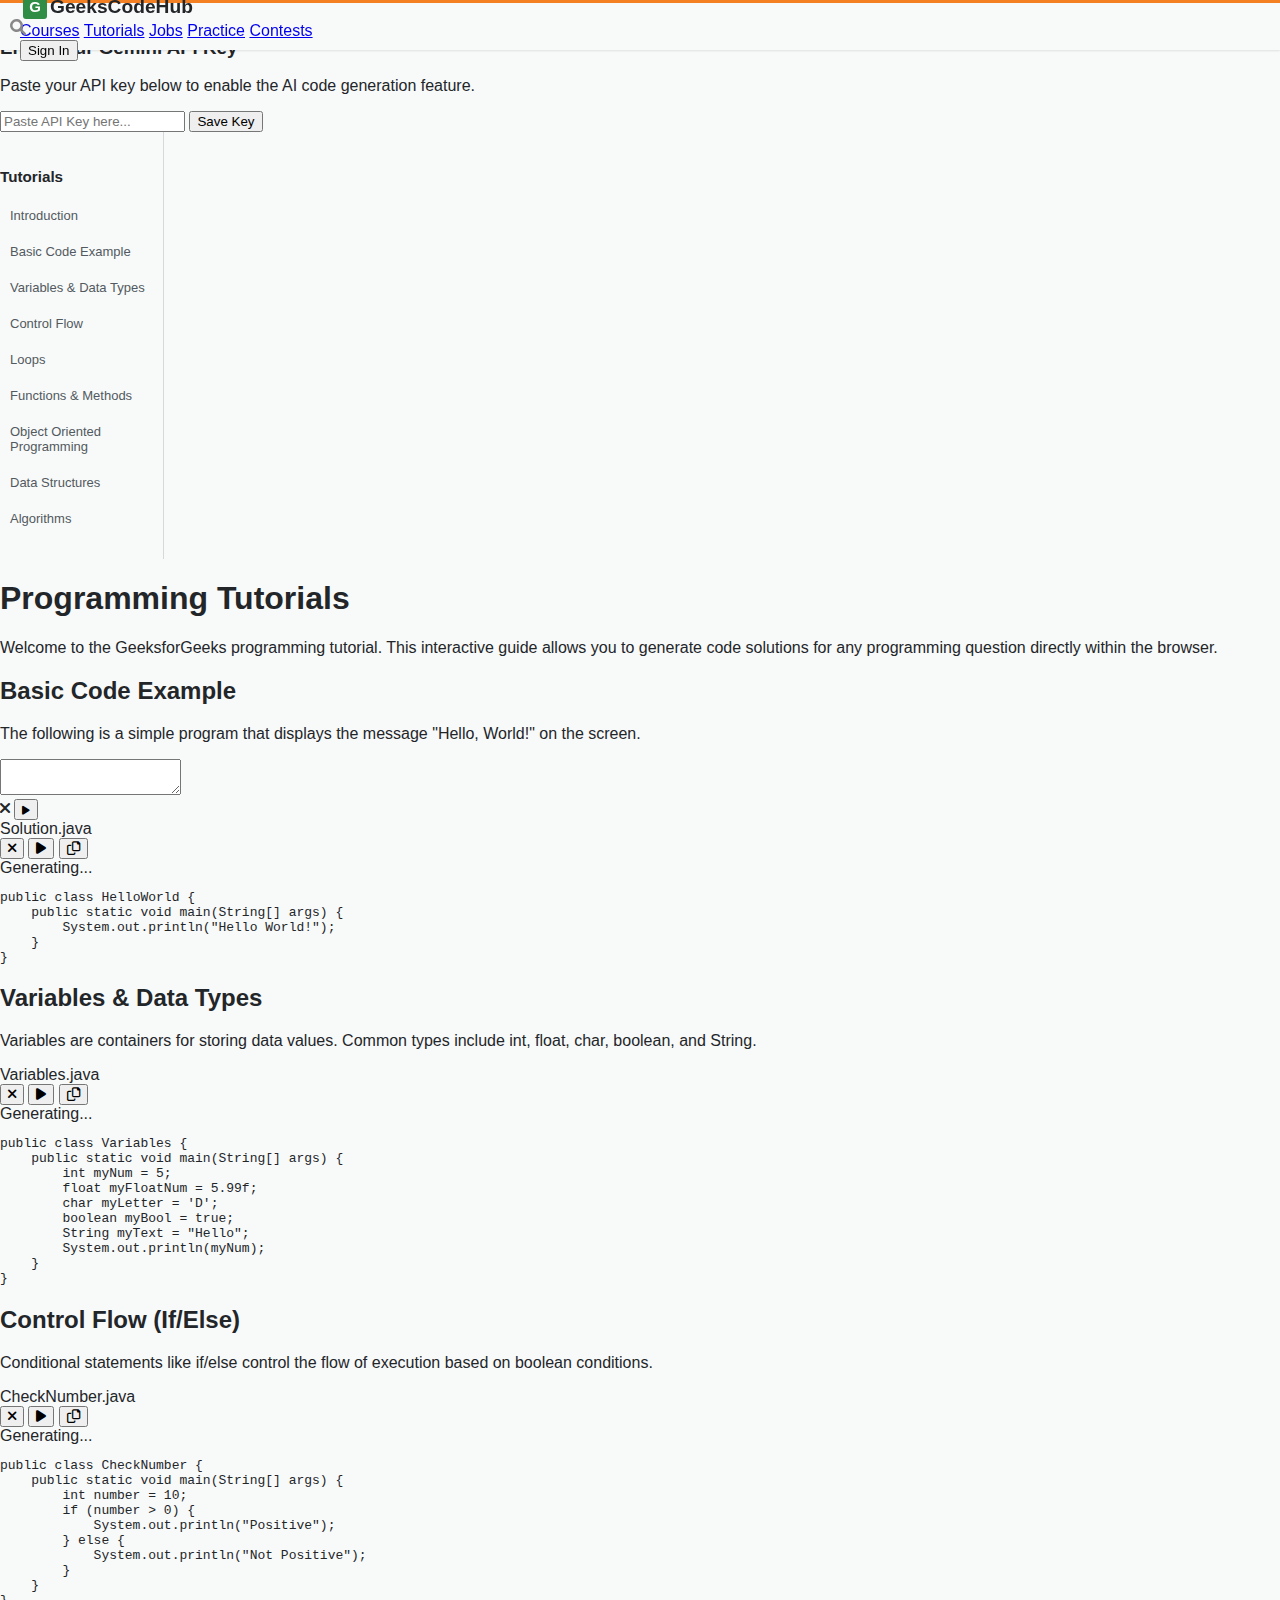
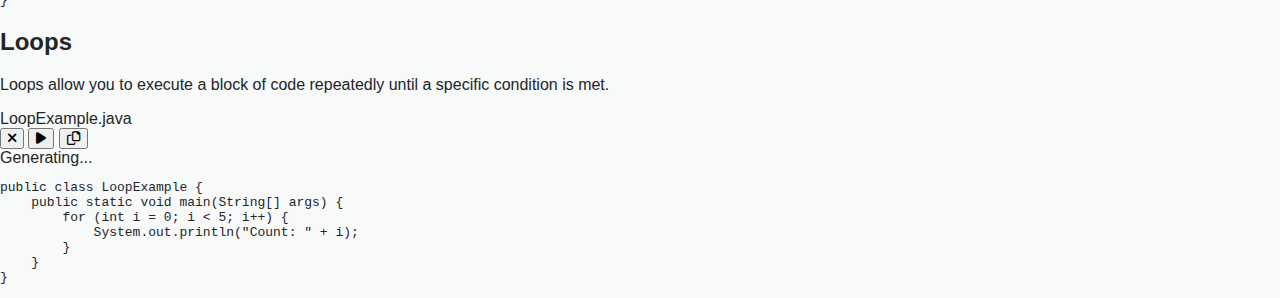
<file: index.html>
<!DOCTYPE html>
<html lang="en">
<head>
    <meta charset="UTF-8">
    <meta name="viewport" content="width=device-width, initial-scale=1.0">
    <title>GeeksforGeeks</title>
    <link rel="stylesheet" href="styles.css">
    <link rel="stylesheet" href="https://cdnjs.cloudflare.com/ajax/libs/font-awesome/6.0.0/css/all.min.css">
    <link rel="icon" href="data:image/svg+xml,<svg xmlns='http://www.w3.org/2000/svg' viewBox='0 0 100 100'><text y='.9em' font-size='90' fill='%232f8d46'>G</text></svg>">
</head>
<body>

    <header class="gfg-header">
        <div class="header-container">
            <div class="logo">
                <svg class="gfg-icon" xmlns="http://www.w3.org/2000/svg" viewBox="0 0 100 100" width="30" height="30">
                    <rect x="10" y="10" width="80" height="80" rx="10" fill="#2f8d46"/>
                    <text x="50" y="65" font-family="Arial, sans-serif" font-weight="bold" font-size="50" text-anchor="middle" fill="white">G</text>
                </svg>
                <span>GeeksCodeHub</span>
            </div>
            <nav>
                <a href="#">Courses</a>
                <a href="#">Tutorials</a>
                <a href="#">Jobs</a>
                <a href="#">Practice</a>
                <a href="#">Contests</a>
            </nav>
            <div class="header-right">
                <i class="fas fa-search search-icon"></i>
                <button id="sign-in-btn" class="sign-in-btn">Sign In</button>
            </div>
        </div>
    </header>

    <div id="api-key-modal" class="modal hidden">
        <div class="modal-content">
            <span id="close-modal" class="close-btn">&times;</span>
            <h3>Enter your Gemini API Key</h3>
            <p>Paste your API key below to enable the AI code generation feature.</p>
            <input type="password" id="api-key-input" placeholder="Paste API Key here...">
            <button id="save-api-key-btn" class="gfg-btn">Save Key</button>
        </div>
    </div>

    <div class="main-container">
        <aside class="sidebar">
            <h3>Tutorials</h3>
            <ul>
                <li><a href="#intro">Introduction</a></li>
                <li><a href="#basic-example">Basic Code Example</a></li>
                <li><a href="#variables">Variables & Data Types</a></li>
                <li><a href="#control-flow">Control Flow</a></li>
                <li><a href="#loops">Loops</a></li>
                <li><a href="#functions">Functions & Methods</a></li>
                <li><a href="#oop">Object Oriented Programming</a></li>
                <li><a href="#dsa">Data Structures</a></li>
                <li><a href="#algorithms">Algorithms</a></li>
            </ul>
        </aside>

        <main class="content-area">
            <section id="intro">
                <h1>Programming Tutorials</h1>
                <p>Welcome to the GeeksforGeeks programming tutorial. This interactive guide allows you to generate code solutions for any programming question directly within the browser.</p>
            </section>

            <section id="basic-example" class="interactive-section">
                <h2 class="section-title clickable trigger-input" title="Click to toggle input">
                    Basic Code Example
                </h2>
                <p>The following is a simple program that displays the message "Hello, World!" on the screen.</p>

                <div class="input-container hidden">
                    <textarea class="user-prompt"></textarea>
                    <div class="input-actions">
                        <span class="image-indicator hidden">
                            <span class="img-count"></span>
                            <i class="fas fa-times remove-img" title="Remove image"></i>
                        </span>
                        
                        <button class="gfg-btn submit-btn" title="Run Code">
                            <i class="fas fa-play" style="font-size: 10px;"></i>
                        </button>
                    </div>
                </div>

                <div class="code-window">
                    <div class="code-header">
                        <span class="file-name">Solution.java</span>
                        <div class="window-controls">
                            <button class="control-btn" title="Close"><i class="fas fa-times"></i></button>
                            <button class="control-btn" title="Run"><i class="fas fa-play"></i></button>
                            <button class="control-btn copy-btn" title="Copy Code"><i class="far fa-copy"></i></button>
                        </div>
                    </div>
                    <div class="code-body">
                        <div class="loader hidden"><div class="spinner"></div> Generating...</div>
                        <pre><code class="code-display java language-java">public class <span class="hl-class">HelloWorld</span> {
    public static void <span class="hl-method">main</span>(String[] args) {
        System.out.println(<span class="hl-string">"Hello World!"</span>);
    }
}</code></pre>
                    </div>
                </div>
            </section>

            <section id="variables">
                <h2 class="section-title">
                    Variables & Data Types
                </h2>
                <p>Variables are containers for storing data values. Common types include int, float, char, boolean, and String.</p>

                <div class="code-window">
                    <div class="code-header">
                        <span class="file-name">Variables.java</span>
                        <div class="window-controls">
                            <button class="control-btn"><i class="fas fa-times"></i></button>
                            <button class="control-btn"><i class="fas fa-play"></i></button>
                            <button class="control-btn copy-btn"><i class="far fa-copy"></i></button>
                        </div>
                    </div>
                    <div class="code-body">
                        <div class="loader hidden"><div class="spinner"></div> Generating...</div>
                        <pre><code class="code-display java language-java">public class <span class="hl-class">Variables</span> {
    public static void <span class="hl-method">main</span>(String[] args) {
        int myNum = <span class="hl-string">5</span>;
        float myFloatNum = <span class="hl-string">5.99f</span>;
        char myLetter = <span class="hl-string">'D'</span>;
        boolean myBool = <span class="hl-keyword">true</span>;
        String myText = <span class="hl-string">"Hello"</span>;
        System.out.println(myNum);
    }
}</code></pre>
                    </div>
                </div>
            </section>

            <section id="control-flow">
                <h2 class="section-title">
                    Control Flow (If/Else)
                </h2>
                <p>Conditional statements like if/else control the flow of execution based on boolean conditions.</p>

                <div class="code-window">
                    <div class="code-header">
                        <span class="file-name">CheckNumber.java</span>
                        <div class="window-controls">
                            <button class="control-btn"><i class="fas fa-times"></i></button>
                            <button class="control-btn"><i class="fas fa-play"></i></button>
                            <button class="control-btn copy-btn"><i class="far fa-copy"></i></button>
                        </div>
                    </div>
                    <div class="code-body">
                        <div class="loader hidden"><div class="spinner"></div> Generating...</div>
                        <pre><code class="code-display java language-java">public class <span class="hl-class">CheckNumber</span> {
    public static void <span class="hl-method">main</span>(String[] args) {
        int number = <span class="hl-string">10</span>;
        if (number > <span class="hl-string">0</span>) {
            System.out.println(<span class="hl-string">"Positive"</span>);
        } else {
            System.out.println(<span class="hl-string">"Not Positive"</span>);
        }
    }
}</code></pre>
                    </div>
                </div>
            </section>

             <section id="loops">
                <h2 class="section-title">
                    Loops
                </h2>
                <p>Loops allow you to execute a block of code repeatedly until a specific condition is met.</p>

                <div class="code-window">
                    <div class="code-header">
                        <span class="file-name">LoopExample.java</span>
                        <div class="window-controls">
                            <button class="control-btn"><i class="fas fa-times"></i></button>
                            <button class="control-btn"><i class="fas fa-play"></i></button>
                            <button class="control-btn copy-btn"><i class="far fa-copy"></i></button>
                        </div>
                    </div>
                    <div class="code-body">
                        <div class="loader hidden"><div class="spinner"></div> Generating...</div>
                        <pre><code class="code-display java language-java">public class <span class="hl-class">LoopExample</span> {
    public static void <span class="hl-method">main</span>(String[] args) {
        for (int i = <span class="hl-string">0</span>; i < <span class="hl-string">5</span>; i++) {
            System.out.println(<span class="hl-string">"Count: "</span> + i);
        }
    }
}</code></pre>
                    </div>
                </div>
            </section>

        </main>
    </div>

    <script src="script.js"></script>
</body>
</html>
</file>
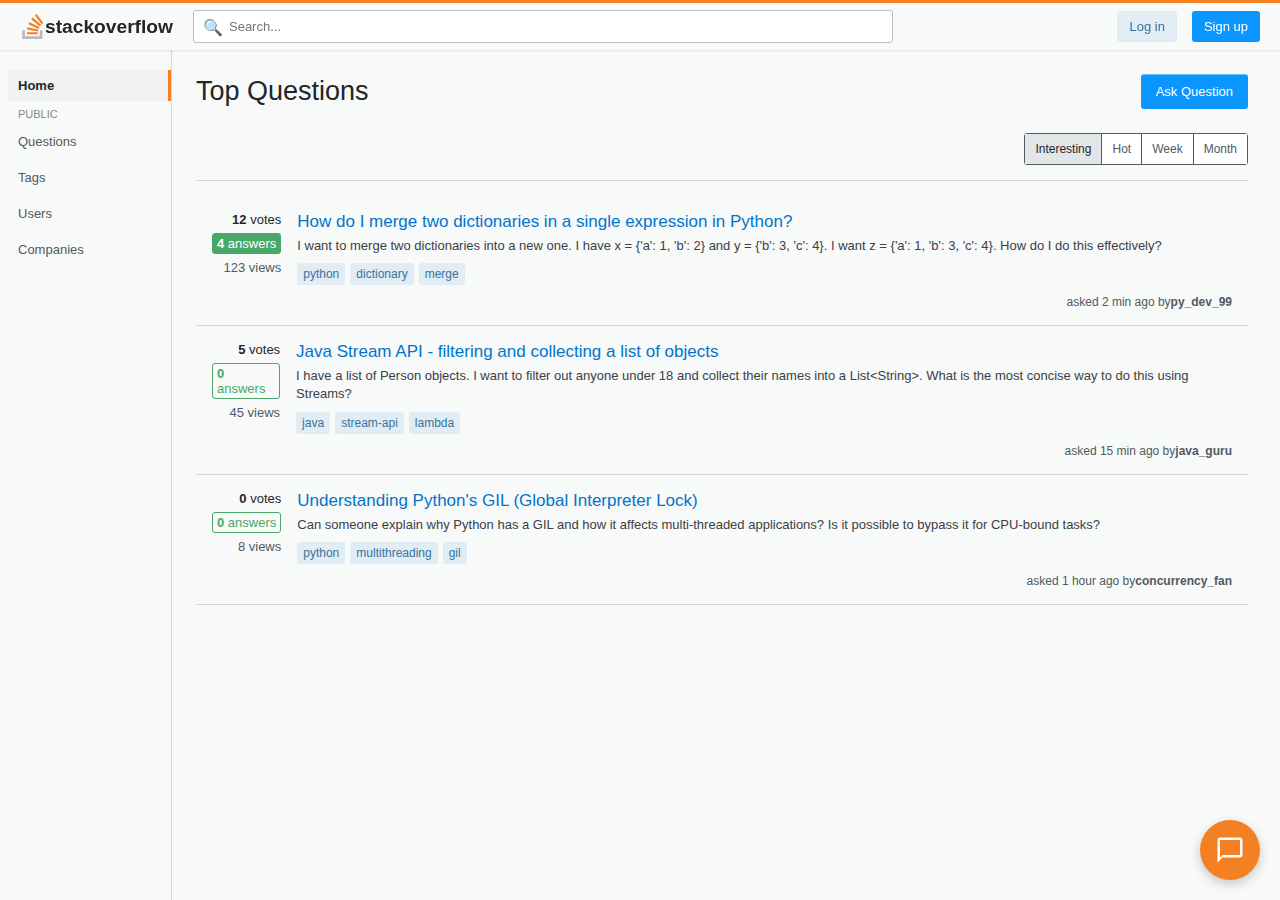
<file: index2.html>
<!DOCTYPE html>
<html lang="en">
<head>
    <meta charset="UTF-8">
    <meta name="viewport" content="width=device-width, initial-scale=1.0">
    <title>Stack Overflow - Where Developers Learn, Share, & Build</title>
    <style>
        /* --- RESET & BASIC VARS --- */
        :root {
            --orange: #f48024;
            --black: #232629;
            --black-700: #525960;
            --blue: #0a95ff;
            --blue-dark: #0074cc;
            --bg-body: #f8f9f9;
            --white: #ffffff;
            --border: #d6d9dc;
            --shadow: 0 1px 2px rgba(0,0,0,0.05), 0 1px 4px rgba(0,0,0,0.05), 0 2px 8px rgba(0,0,0,0.05);
        }

        * { box-sizing: border-box; }
        body {
            font-family: -apple-system, BlinkMacSystemFont, "Segoe UI", Roboto, Oxygen, Ubuntu, Cantarell, "Fira Sans", "Droid Sans", "Helvetica Neue", sans-serif;
            background-color: var(--bg-body);
            color: var(--black);
            margin: 0;
            display: flex;
            flex-direction: column;
            min-height: 100vh;
        }

        /* --- HEADER --- */
        header {
            background-color: var(--bg-body);
            border-top: 3px solid var(--orange);
            box-shadow: 0 1px 2px rgba(0,0,0,0.1);
            position: fixed;
            width: 100%;
            top: 0;
            z-index: 100;
            height: 50px;
            display: flex;
            align-items: center;
            padding: 0 20px;
        }

        .logo {
            font-size: 1.2rem;
            font-weight: bold;
            margin-right: 20px;
            display: flex;
            align-items: center;
            cursor: pointer;
        }
        .logo span:first-child { margin-right: 5px; } 
        /* Stack Icon Mock */
        .icon-stack { width: 25px; height: 25px; background: url('data:image/svg+xml;utf8,<svg xmlns="http://www.w3.org/2000/svg" viewBox="0 0 32 37"><path d="M26 33v-9h4v13H0V24h4v9h22Z" fill="%23BCBBBB"/><path d="M21.5 0l-2.7 2 9.9 13.3 2.7-2L21.5 0ZM26 18.4L13.3 7.8l2.1-2.5 12.7 10.6-2.1 2.5ZM9.1 15.2l15 7 1.4-3-15-7-1.4 3Zm14 10.79l.68-2.95-16.1-3.35L7 23l16.1 2.99ZM23 30H7v-3h16v3Z" fill="%23F48024"/></svg>') no-repeat center; background-size: contain; }

        .search-bar {
            flex-grow: 1;
            max-width: 700px;
            position: relative;
        }
        .search-bar input {
            width: 100%;
            padding: 8px 10px 8px 35px;
            border: 1px solid #babfc4;
            border-radius: 3px;
            font-size: 13px;
        }
        .search-icon {
            position: absolute;
            left: 10px;
            top: 50%;
            transform: translateY(-50%);
            color: #888;
        }

        .nav-links {
            margin-left: auto;
            display: flex;
            gap: 15px;
            font-size: 13px;
            color: var(--black-700);
        }
        .nav-btn {
            padding: 8px 12px;
            border-radius: 3px;
            cursor: pointer;
        }
        .nav-btn.primary { background-color: #e1ecf4; color: #39739d; }
        .nav-btn.blue { background-color: var(--blue); color: var(--white); }

        /* --- LAYOUT --- */
        .container {
            display: flex;
            max-width: 1264px;
            width: 100%;
            margin: 50px auto 0;
            flex: 1;
        }

        /* --- SIDEBAR --- */
        .sidebar {
            width: 164px;
            flex-shrink: 0;
            padding: 20px 0;
            border-right: 1px solid var(--border);
            font-size: 13px;
        }
        .sidebar ul { list-style: none; padding: 0; margin: 0; }
        .sidebar li { margin-bottom: 5px; }
        .sidebar a {
            text-decoration: none;
            color: var(--black-700);
            display: block;
            padding: 8px 10px;
        }
        .sidebar a.active {
            font-weight: bold;
            color: var(--black);
            background-color: #f1f2f3;
            border-right: 3px solid var(--orange);
        }

        /* --- CONTENT --- */
        .content {
            flex-grow: 1;
            padding: 24px;
        }
        .content-header {
            display: flex;
            justify-content: space-between;
            align-items: center;
            margin-bottom: 24px;
        }
        .content-header h1 { font-size: 27px; margin: 0; font-weight: 400; }
        .ask-btn {
            background-color: var(--blue);
            color: white;
            border: none;
            padding: 10px 15px;
            border-radius: 3px;
            font-size: 13px;
            cursor: pointer;
            box-shadow: inset 0 1px 0 0 rgba(255,255,255,0.4);
        }

        .filter-bar {
            display: flex;
            justify-content: flex-end;
            margin-bottom: 15px;
            border-bottom: 1px solid var(--border);
            padding-bottom: 15px;
        }
        .btn-group { border: 1px solid var(--black-700); border-radius: 3px; display: flex; }
        .btn-group button {
            background: white;
            border: none;
            border-right: 1px solid var(--black-700);
            padding: 8px 10px;
            font-size: 12px;
            cursor: pointer;
            color: var(--black-700);
        }
        .btn-group button:last-child { border-right: none; }
        .btn-group button.active { background-color: #e3e6e8; color: var(--black); }

        /* --- QUESTIONS LIST --- */
        .question-item {
            display: flex;
            padding: 16px;
            border-bottom: 1px solid var(--border);
        }
        .stats {
            display: flex;
            flex-direction: column;
            align-items: flex-end;
            margin-right: 16px;
            font-size: 13px;
            gap: 6px;
            min-width: 60px;
            color: var(--black-700);
        }
        .stats .votes { color: var(--black); }
        .stats .answers { border: 1px solid #48a868; color: #48a868; padding: 2px 4px; border-radius: 3px; }
        .stats .answers.has-answers { background-color: #48a868; color: white; }

        .q-summary { flex-grow: 1; }
        .q-title {
            color: var(--blue-dark);
            font-size: 17px;
            margin: 0 0 5px 0;
            text-decoration: none;
            cursor: pointer;
        }
        .q-excerpt {
            font-size: 13px;
            color: #3b4045;
            margin: 0 0 8px 0;
            line-height: 1.4;
            display: -webkit-box;
            -webkit-line-clamp: 2;
            -webkit-box-orient: vertical;
            overflow: hidden;
        }
        .tags { display: flex; gap: 5px; margin-bottom: 10px; }
        .tag {
            background-color: #e1ecf4;
            color: #39739d;
            font-size: 12px;
            padding: 4px 6px;
            border-radius: 3px;
            text-decoration: none;
        }
        .user-card {
            display: flex;
            justify-content: flex-end;
            font-size: 12px;
            color: var(--black-700);
        }

        /* --- CHATBOT WIDGET --- */
        .chat-toggle {
            position: fixed;
            bottom: 20px;
            right: 20px;
            width: 60px;
            height: 60px;
            background-color: var(--orange);
            border-radius: 50%;
            box-shadow: 0 4px 12px rgba(0,0,0,0.2);
            display: flex;
            justify-content: center;
            align-items: center;
            cursor: pointer;
            z-index: 1000;
            transition: transform 0.2s;
        }
        .chat-toggle:hover { transform: scale(1.05); }
        .chat-toggle svg { width: 30px; height: 30px; fill: white; }

        .chat-window {
            position: fixed;
            bottom: 90px;
            right: 20px;
            width: 350px;
            height: 500px;
            background-color: white;
            border: 1px solid var(--border);
            border-radius: 8px;
            box-shadow: 0 5px 20px rgba(0,0,0,0.15);
            display: flex;
            flex-direction: column;
            z-index: 999;
            transform-origin: bottom right;
            transform: scale(0);
            transition: transform 0.3s ease;
            overflow: hidden;
            font-family: -apple-system, BlinkMacSystemFont, "Segoe UI", Roboto, sans-serif;
        }
        .chat-window.open { transform: scale(1); }

        .chat-header {
            background-color: var(--orange);
            color: white;
            padding: 15px;
            font-weight: bold;
            display: flex;
            justify-content: space-between;
            align-items: center;
        }
        .chat-close { cursor: pointer; font-size: 1.2rem; }

        .chat-messages {
            flex-grow: 1;
            padding: 15px;
            overflow-y: auto;
            background-color: #f1f2f3;
            display: flex;
            flex-direction: column;
            gap: 10px;
        }

        .message {
            max-width: 85%;
            padding: 10px;
            border-radius: 8px;
            font-size: 14px;
            line-height: 1.4;
            word-wrap: break-word;
        }
        .message.bot {
            background-color: white;
            align-self: flex-start;
            border: 1px solid #e0e0e0;
        }
        .message.user {
            background-color: #dbeafe; /* Light blue */
            align-self: flex-end;
            color: #1e40af;
        }
        .message strong { font-weight: bold; }
        .message code {
            background-color: #f6f6f6;
            padding: 2px 4px;
            border-radius: 3px;
            font-family: monospace;
            font-size: 90%;
        }
        .message pre {
            background-color: #f6f6f6;
            padding: 10px;
            border-radius: 5px;
            overflow-x: auto;
            margin: 5px 0;
        }

        .chat-input-area {
            padding: 10px;
            border-top: 1px solid var(--border);
            display: flex;
            gap: 5px;
            background: white;
        }
        .chat-input-area input {
            flex-grow: 1;
            padding: 10px;
            border: 1px solid var(--border);
            border-radius: 4px;
            outline: none;
        }
        .chat-input-area input:focus { border-color: var(--blue); }
        .chat-send {
            background-color: var(--blue);
            color: white;
            border: none;
            padding: 0 15px;
            border-radius: 4px;
            cursor: pointer;
            font-weight: bold;
        }
        .chat-send:disabled { background-color: #ccc; cursor: not-allowed; }

        /* Loading Dots */
        .typing-indicator { font-style: italic; color: #888; font-size: 12px; margin-left: 5px; display: none; }
    </style>
</head>
<body>

    <header>
        <div class="logo">
            <div class="icon-stack"></div>
            <span>stack</span><b>overflow</b>
        </div>
        <div class="search-bar">
            <span class="search-icon">🔍</span>
            <input type="text" placeholder="Search...">
        </div>
        <div class="nav-links">
            <div class="nav-btn primary">Log in</div>
            <div class="nav-btn blue">Sign up</div>
        </div>
    </header>

    <div class="container">
        <nav class="sidebar">
            <ul>
                <li><a href="#" class="active">Home</a></li>
                <li><span style="padding: 8px 10px; color: #888; text-transform: uppercase; font-size: 11px;">Public</span></li>
                <li><a href="#">Questions</a></li>
                <li><a href="#">Tags</a></li>
                <li><a href="#">Users</a></li>
                <li><a href="#">Companies</a></li>
            </ul>
        </nav>

        <main class="content">
            <div class="content-header">
                <h1>Top Questions</h1>
                <button class="ask-btn">Ask Question</button>
            </div>

            <div class="filter-bar">
                <div class="btn-group">
                    <button class="active">Interesting</button>
                    <button>Hot</button>
                    <button>Week</button>
                    <button>Month</button>
                </div>
            </div>

            <div id="questions-list">
                <div class="question-item">
                    <div class="stats">
                        <div class="votes"><strong>12</strong> votes</div>
                        <div class="answers has-answers"><strong>4</strong> answers</div>
                        <div class="views">123 views</div>
                    </div>
                    <div class="q-summary">
                        <div class="q-title">How do I merge two dictionaries in a single expression in Python?</div>
                        <div class="q-excerpt">I want to merge two dictionaries into a new one. I have x = {'a': 1, 'b': 2} and y = {'b': 3, 'c': 4}. I want z = {'a': 1, 'b': 3, 'c': 4}. How do I do this effectively?</div>
                        <div class="tags">
                            <a href="#" class="tag">python</a>
                            <a href="#" class="tag">dictionary</a>
                            <a href="#" class="tag">merge</a>
                        </div>
                        <div class="user-card">asked 2 min ago by <strong>py_dev_99</strong></div>
                    </div>
                </div>

                <div class="question-item">
                    <div class="stats">
                        <div class="votes"><strong>5</strong> votes</div>
                        <div class="answers"><strong>0</strong> answers</div>
                        <div class="views">45 views</div>
                    </div>
                    <div class="q-summary">
                        <div class="q-title">Java Stream API - filtering and collecting a list of objects</div>
                        <div class="q-excerpt">I have a list of Person objects. I want to filter out anyone under 18 and collect their names into a List&lt;String&gt;. What is the most concise way to do this using Streams?</div>
                        <div class="tags">
                            <a href="#" class="tag">java</a>
                            <a href="#" class="tag">stream-api</a>
                            <a href="#" class="tag">lambda</a>
                        </div>
                        <div class="user-card">asked 15 min ago by <strong>java_guru</strong></div>
                    </div>
                </div>

                 <div class="question-item">
                    <div class="stats">
                        <div class="votes"><strong>0</strong> votes</div>
                        <div class="answers"><strong>0</strong> answers</div>
                        <div class="views">8 views</div>
                    </div>
                    <div class="q-summary">
                        <div class="q-title">Understanding Python's GIL (Global Interpreter Lock)</div>
                        <div class="q-excerpt">Can someone explain why Python has a GIL and how it affects multi-threaded applications? Is it possible to bypass it for CPU-bound tasks?</div>
                        <div class="tags">
                            <a href="#" class="tag">python</a>
                            <a href="#" class="tag">multithreading</a>
                            <a href="#" class="tag">gil</a>
                        </div>
                        <div class="user-card">asked 1 hour ago by <strong>concurrency_fan</strong></div>
                    </div>
                </div>
            </div>
        </main>
    </div>

    <div class="chat-toggle" id="chat-toggle" title="Ask AI Helper">
        <svg viewBox="0 0 24 24">
            <path d="M20 2H4c-1.1 0-2 .9-2 2v18l4-4h14c1.1 0 2-.9 2-2V4c0-1.1-.9-2-2-2zm0 14H6l-2 2V4h16v12z"/>
        </svg>
    </div>

    <div class="chat-window" id="chat-window">
        <div class="chat-header">
            <span>Stack Overflow AI Helper</span>
            <span class="chat-close" id="chat-close">×</span>
        </div>
        <div class="chat-messages" id="chat-messages">
            <div class="message bot">
                Hello! I am an AI assistant powered by Gemini Flash 1.5. I can help you with <strong>Python</strong> and <strong>Java</strong> queries.<br><br>To get started, please paste your Gemini API Key below. (It will not be stored permanently).
            </div>
        </div>
        <div class="typing-indicator" id="typing-indicator">AI is typing...</div>
        <div class="chat-input-area">
            <input type="text" id="chat-input" placeholder="Type a message..." autocomplete="off">
            <button class="chat-send" id="chat-send">Send</button>
        </div>
    </div>

    <script>
        // --- CHAT UI LOGIC ---
        const toggleBtn = document.getElementById('chat-toggle');
        const chatWindow = document.getElementById('chat-window');
        const closeBtn = document.getElementById('chat-close');
        const messagesContainer = document.getElementById('chat-messages');
        const inputField = document.getElementById('chat-input');
        const sendBtn = document.getElementById('chat-send');
        const typingIndicator = document.getElementById('typing-indicator');

        let apiKey = null;

        toggleBtn.addEventListener('click', () => {
            chatWindow.classList.toggle('open');
            if(chatWindow.classList.contains('open')) inputField.focus();
        });

        closeBtn.addEventListener('click', () => {
            chatWindow.classList.remove('open');
        });

        // Add message to chat
        function addMessage(text, sender) {
            const div = document.createElement('div');
            div.classList.add('message', sender);
            
            // Basic formatting for bot messages
            if (sender === 'bot') {
                // Convert simple markdown code blocks (```...```) to <pre>
                let formatted = text.replace(/```([\s\S]*?)```/g, '<pre>$1</pre>');
                // Convert inline code (`...`) to <code>
                formatted = formatted.replace(/`([^`]+)`/g, '<code>$1</code>');
                // Convert bold (**...**)
                formatted = formatted.replace(/\*\*(.*?)\*\*/g, '<strong>$1</strong>');
                div.innerHTML = formatted;
            } else {
                div.textContent = text;
            }
            
            messagesContainer.appendChild(div);
            messagesContainer.scrollTop = messagesContainer.scrollHeight;
        }

        // --- GEMINI API LOGIC ---
        async function callGemini(prompt) {
            if (!apiKey) return;

            typingIndicator.style.display = 'block';
            
            const systemInstruction = `
                You are a helpful assistant on a Stack Overflow-style website. 
                You are an expert in Python and Java.
                1. If the user asks a question about Python or Java, answer it clearly with code examples where necessary.
                2. If the user asks about other programming languages or general life topics, politely refuse and remind them you only handle Python and Java.
                3. Keep answers concise and helpful.
            `;

            const fullPrompt = systemInstruction + "\n\nUser Question: " + prompt;

            const url = `https://generativelanguage.googleapis.com/v1beta/models/gemini-flash-latest:generateContent?key=${apiKey}`;
            
            try {
                const response = await fetch(url, {
                    method: 'POST',
                    headers: { 'Content-Type': 'application/json' },
                    body: JSON.stringify({
                        contents: [{
                            parts: [{ text: fullPrompt }]
                        }]
                    })
                });

                const data = await response.json();
                
                if (data.error) {
                    addMessage("Error: " + data.error.message, 'bot');
                } else {
                    const text = data.candidates[0].content.parts[0].text;
                    addMessage(text, 'bot');
                }

            } catch (err) {
                addMessage("Network Error: Unable to reach Gemini API.", 'bot');
                console.error(err);
            } finally {
                typingIndicator.style.display = 'none';
            }
        }

        async function handleSend() {
            const text = inputField.value.trim();
            if (!text) return;

            // Clear input
            inputField.value = '';
            
            // If API Key is not set yet, treat this input as the key
            if (!apiKey) {
                // Basic validation (Google API keys usually start with AIza)
                if (text.startsWith('AIza') && text.length > 20) {
                    apiKey = text;
                    addMessage('API Key accepted! How can I help you with Python or Java today?', 'bot');
                } else {
                    addMessage("That doesn't look like a valid Google API Key. It should start with 'AIza'. Please try again.", 'bot');
                }
                return;
            }

            // Normal chat flow
            addMessage(text, 'user');
            await callGemini(text);
        }

        sendBtn.addEventListener('click', handleSend);
        inputField.addEventListener('keypress', (e) => {
            if (e.key === 'Enter') handleSend();
        });

    </script>
</body>
</html>
</file>
<file: styles.css>
/* --- RESET & BASIC VARS --- */
:root {
    --orange: #f48024;
    --black: #232629;
    --black-700: #525960;
    --blue: #0a95ff;
    --blue-dark: #0074cc;
    --bg-body: #f8f9f9;
    --white: #ffffff;
    --border: #d6d9dc;
    --shadow: 0 1px 2px rgba(0,0,0,0.05), 0 1px 4px rgba(0,0,0,0.05), 0 2px 8px rgba(0,0,0,0.05);
}

* { box-sizing: border-box; }
body {
    font-family: -apple-system, BlinkMacSystemFont, "Segoe UI", Roboto, Oxygen, Ubuntu, Cantarell, "Fira Sans", "Droid Sans", "Helvetica Neue", sans-serif;
    background-color: var(--bg-body);
    color: var(--black);
    margin: 0;
    display: flex;
    flex-direction: column;
    min-height: 100vh;
}

/* --- HEADER --- */
header {
    background-color: var(--bg-body);
    border-top: 3px solid var(--orange);
    box-shadow: 0 1px 2px rgba(0,0,0,0.1);
    position: fixed;
    width: 100%;
    top: 0;
    z-index: 100;
    height: 50px;
    display: flex;
    align-items: center;
    padding: 0 20px;
}

.logo {
    font-size: 1.2rem;
    font-weight: bold;
    margin-right: 20px;
    display: flex;
    align-items: center;
    cursor: pointer;
}
.logo span:first-child { margin-right: 5px; } 
/* Stack Icon Mock */
.icon-stack { width: 25px; height: 25px; background: url('data:image/svg+xml;utf8,<svg xmlns="http://www.w3.org/2000/svg" viewBox="0 0 32 37"><path d="M26 33v-9h4v13H0V24h4v9h22Z" fill="%23BCBBBB"/><path d="M21.5 0l-2.7 2 9.9 13.3 2.7-2L21.5 0ZM26 18.4L13.3 7.8l2.1-2.5 12.7 10.6-2.1 2.5ZM9.1 15.2l15 7 1.4-3-15-7-1.4 3Zm14 10.79l.68-2.95-16.1-3.35L7 23l16.1 2.99ZM23 30H7v-3h16v3Z" fill="%23F48024"/></svg>') no-repeat center; background-size: contain; }

.search-bar {
    flex-grow: 1;
    max-width: 700px;
    position: relative;
}
.search-bar input {
    width: 100%;
    padding: 8px 10px 8px 35px;
    border: 1px solid #babfc4;
    border-radius: 3px;
    font-size: 13px;
}
.search-icon {
    position: absolute;
    left: 10px;
    top: 50%;
    transform: translateY(-50%);
    color: #888;
}

.nav-links {
    margin-left: auto;
    display: flex;
    gap: 15px;
    font-size: 13px;
    color: var(--black-700);
}
.nav-btn {
    padding: 8px 12px;
    border-radius: 3px;
    cursor: pointer;
}
.nav-btn.primary { background-color: #e1ecf4; color: #39739d; }
.nav-btn.blue { background-color: var(--blue); color: var(--white); }

/* --- LAYOUT --- */
.container {
    display: flex;
    max-width: 1264px;
    width: 100%;
    margin: 50px auto 0;
    flex: 1;
}

/* --- SIDEBAR --- */
.sidebar {
    width: 164px;
    flex-shrink: 0;
    padding: 20px 0;
    border-right: 1px solid var(--border);
    font-size: 13px;
}
.sidebar ul { list-style: none; padding: 0; margin: 0; }
.sidebar li { margin-bottom: 5px; }
.sidebar a {
    text-decoration: none;
    color: var(--black-700);
    display: block;
    padding: 8px 10px;
}
.sidebar a.active {
    font-weight: bold;
    color: var(--black);
    background-color: #f1f2f3;
    border-right: 3px solid var(--orange);
}

/* --- CONTENT --- */
.content {
    flex-grow: 1;
    padding: 24px;
}
.content-header {
    display: flex;
    justify-content: space-between;
    align-items: center;
    margin-bottom: 24px;
}
.content-header h1 { font-size: 27px; margin: 0; font-weight: 400; }
.ask-btn {
    background-color: var(--blue);
    color: white;
    border: none;
    padding: 10px 15px;
    border-radius: 3px;
    font-size: 13px;
    cursor: pointer;
    box-shadow: inset 0 1px 0 0 rgba(255,255,255,0.4);
}

.filter-bar {
    display: flex;
    justify-content: flex-end;
    margin-bottom: 15px;
    border-bottom: 1px solid var(--border);
    padding-bottom: 15px;
}
.btn-group { border: 1px solid var(--black-700); border-radius: 3px; display: flex; }
.btn-group button {
    background: white;
    border: none;
    border-right: 1px solid var(--black-700);
    padding: 8px 10px;
    font-size: 12px;
    cursor: pointer;
    color: var(--black-700);
}
.btn-group button:last-child { border-right: none; }
.btn-group button.active { background-color: #e3e6e8; color: var(--black); }

/* --- QUESTIONS LIST --- */
.question-item {
    display: flex;
    padding: 16px;
    border-bottom: 1px solid var(--border);
}
.stats {
    display: flex;
    flex-direction: column;
    align-items: flex-end;
    margin-right: 16px;
    font-size: 13px;
    gap: 6px;
    min-width: 60px;
    color: var(--black-700);
}
.stats .votes { color: var(--black); }
.stats .answers { border: 1px solid #48a868; color: #48a868; padding: 2px 4px; border-radius: 3px; }
.stats .answers.has-answers { background-color: #48a868; color: white; }

.q-summary { flex-grow: 1; }
.q-title {
    color: var(--blue-dark);
    font-size: 17px;
    margin: 0 0 5px 0;
    text-decoration: none;
    cursor: pointer;
}
.q-excerpt {
    font-size: 13px;
    color: #3b4045;
    margin: 0 0 8px 0;
    line-height: 1.4;
    display: -webkit-box;
    -webkit-line-clamp: 2;
    -webkit-box-orient: vertical;
    overflow: hidden;
}
.tags { display: flex; gap: 5px; margin-bottom: 10px; }
.tag {
    background-color: #e1ecf4;
    color: #39739d;
    font-size: 12px;
    padding: 4px 6px;
    border-radius: 3px;
    text-decoration: none;
}
.user-card {
    display: flex;
    justify-content: flex-end;
    font-size: 12px;
    color: var(--black-700);
}

/* --- CHATBOT WIDGET --- */
.chat-toggle {
    position: fixed;
    bottom: 20px;
    right: 20px;
    width: 60px;
    height: 60px;
    background-color: var(--blue);
    border-radius: 50%;
    box-shadow: 0 4px 12px rgba(0,0,0,0.2);
    display: flex;
    justify-content: center;
    align-items: center;
    cursor: pointer;
    z-index: 1000;
    transition: transform 0.2s;
}
.chat-toggle:hover { transform: scale(1.05); }
/* Arrow Icon for toggle */
.chat-toggle svg { width: 30px; height: 30px; fill: white; transform: rotate(-45deg); }


.chat-window {
    position: fixed;
    bottom: 90px;
    right: 20px;
    width: 350px;
    height: 500px;
    background-color: white;
    border: 1px solid var(--border);
    border-radius: 8px;
    box-shadow: 0 5px 20px rgba(0,0,0,0.15);
    display: flex;
    flex-direction: column;
    z-index: 999;
    transform-origin: bottom right;
    transform: scale(0);
    transition: transform 0.3s ease;
    overflow: hidden;
    font-family: -apple-system, BlinkMacSystemFont, "Segoe UI", Roboto, sans-serif;
}
.chat-window.open { transform: scale(1); }

.chat-header {
    background-color: var(--blue);
    color: white;
    padding: 15px;
    font-weight: bold;
    display: flex;
    justify-content: space-between;
    align-items: center;
}
.chat-close { cursor: pointer; font-size: 1.2rem; }

.chat-messages {
    flex-grow: 1;
    padding: 15px;
    overflow-y: auto;
    background-color: #f1f2f3;
    display: flex;
    flex-direction: column;
    gap: 10px;
}

.message {
    max-width: 85%;
    padding: 10px;
    border-radius: 8px;
    font-size: 14px;
    line-height: 1.4;
    word-wrap: break-word;
}
.message.bot {
    background-color: white;
    align-self: flex-start;
    border: 1px solid #e0e0e0;
}
.message.user {
    background-color: #dbeafe; /* Light blue */
    align-self: flex-end;
    color: #1e40af;
    display: flex;
    flex-direction: column;
}
.message strong { font-weight: bold; }
.message code {
    background-color: #f6f6f6;
    padding: 2px 4px;
    border-radius: 3px;
    font-family: monospace;
    font-size: 90%;
}
.message pre {
    background-color: #f6f6f6;
    padding: 10px;
    border-radius: 5px;
    overflow-x: auto;
    margin: 5px 0;
}
.message-image {
    max-width: 100%;
    border-radius: 8px;
    margin-bottom: 5px;
    border: 1px solid #ccc;
}

.chat-input-area {
    padding: 10px;
    border-top: 1px solid var(--border);
    display: flex;
    gap: 5px;
    background: white;
    align-items: center;
}
.chat-input-area input[type="text"] {
    flex-grow: 1;
    padding: 10px;
    border: 1px solid var(--border);
    border-radius: 4px;
    outline: none;
}
.chat-input-area input[type="text"]:focus { border-color: var(--blue); }
.chat-send {
    background-color: var(--blue);
    color: white;
    border: none;
    padding: 0 15px;
    border-radius: 4px;
    cursor: pointer;
    font-weight: bold;
    height: 38px;
}
.chat-send:disabled { background-color: #ccc; cursor: not-allowed; }

/* Image Upload Button Style */
.image-upload-label {
    cursor: pointer;
    padding: 8px;
    border-radius: 4px;
    border: 1px solid var(--border);
    background-color: #f8f9f9;
    display: flex;
    align-items: center;
    justify-content: center;
}
.image-upload-label:hover { background-color: #e3e6e8; }
.image-upload-label svg { width: 20px; height: 20px; fill: var(--black-700); }
#image-input { display: none; }
.image-preview-container {
    display: none;
    padding: 5px 10px;
    background: #f1f2f3;
    border-top: 1px solid var(--border);
    align-items: center;
    justify-content: space-between;
}
.image-preview-container.active { display: flex; }
.image-preview { height: 40px; border-radius: 4px; border: 1px solid #ccc; }
.clear-image { cursor: pointer; color: #888; font-weight: bold; font-size: 1.2rem;}
.clear-image:hover { color: #d0393e; }

/* Loading Dots */
.typing-indicator { font-style: italic; color: #888; font-size: 12px; margin-left: 5px; display: none; }
</file>
